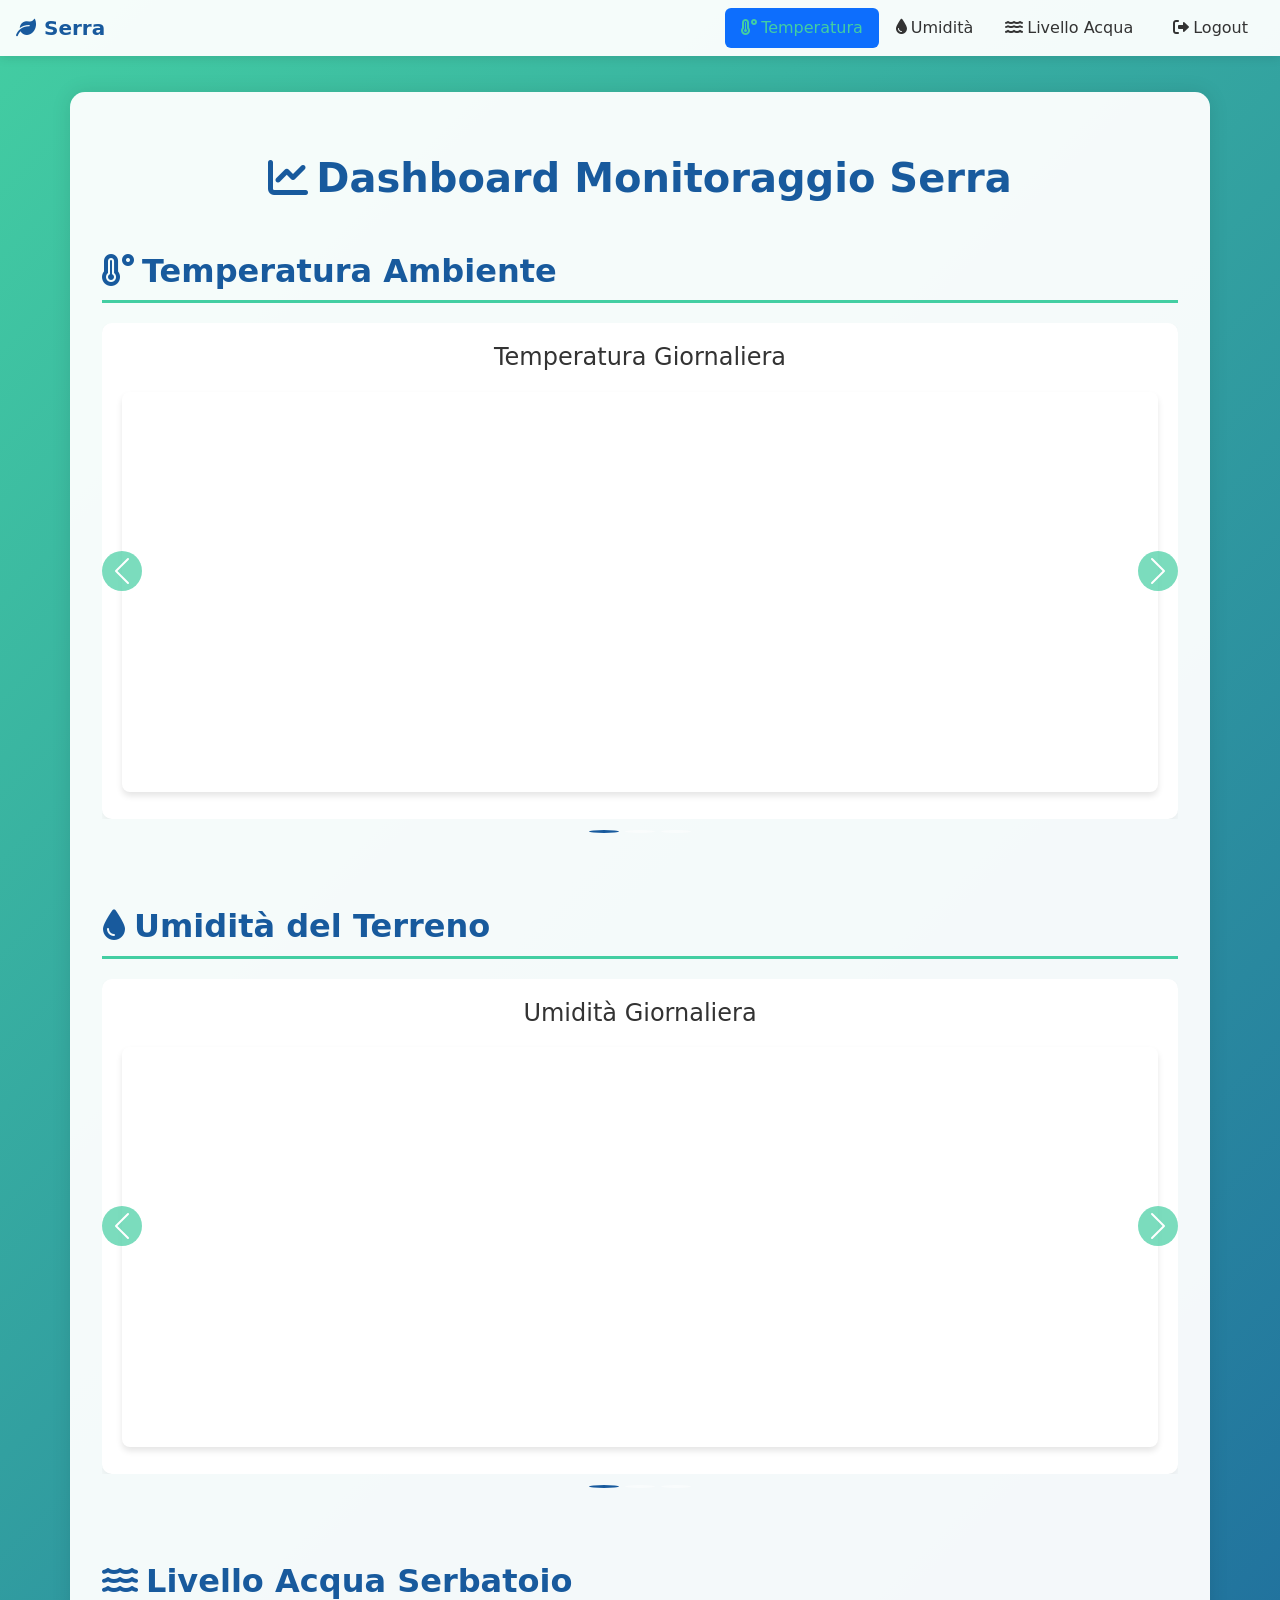
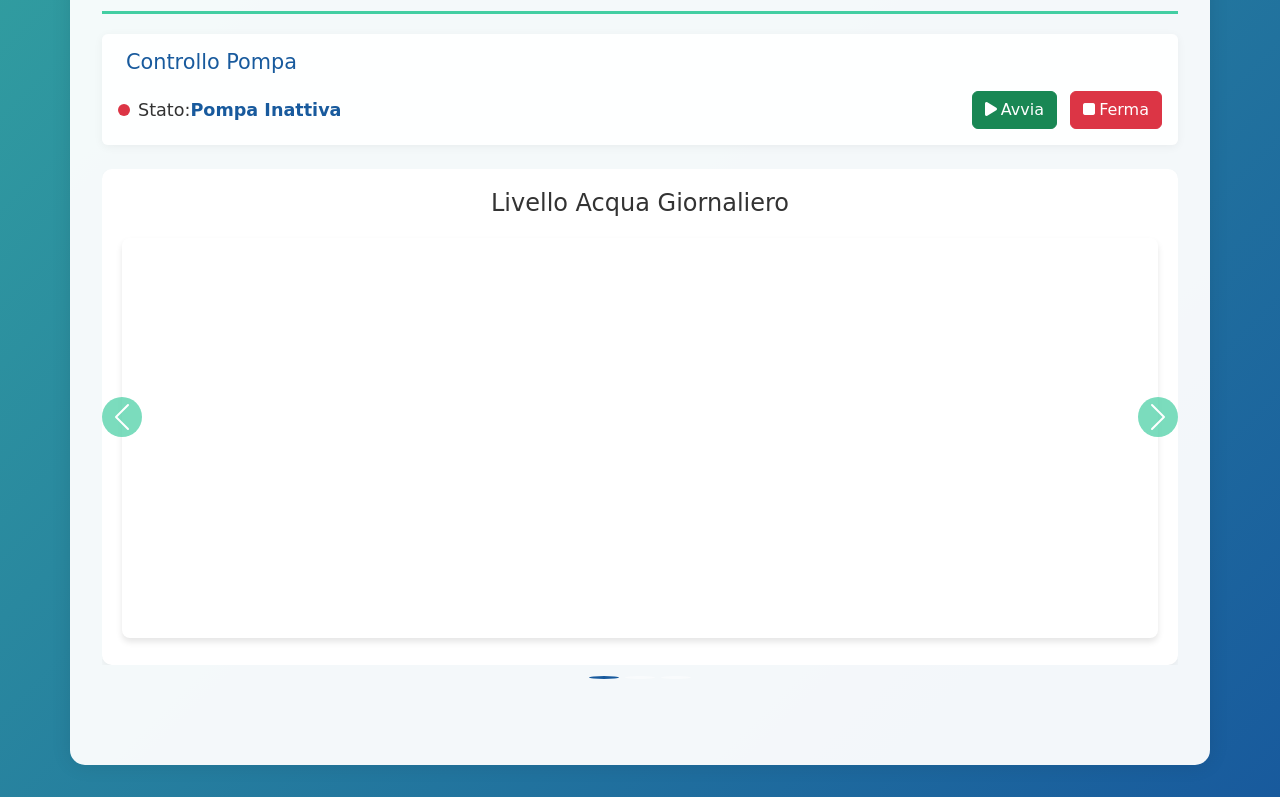
<file: dashborard-html-js-bootstrap/index.html>
<!DOCTYPE html>
<html lang="it">

<head>
    <meta charset="UTF-8">
    <meta name="viewport" content="width=device-width, initial-scale=1.0">
    <link href="https://cdn.jsdelivr.net/npm/bootstrap@5.3.2/dist/css/bootstrap.min.css" rel="stylesheet">
    <script src="https://cdn.jsdelivr.net/npm/bootstrap@5.3.3/dist/js/bootstrap.bundle.min.js"></script>
    <link rel="stylesheet" href="https://cdn.jsdelivr.net/npm/bootstrap-icons@1.11.3/font/bootstrap-icons.min.css">
    <link href="https://cdnjs.cloudflare.com/ajax/libs/font-awesome/6.0.0/css/all.min.css" rel="stylesheet">
    <link href="styles.css" rel="stylesheet">
    <title>Dashboard Serra</title>
</head>

<body data-bs-spy="scroll" data-bs-target="#navbar-example2" data-bs-offset="0" tabindex="0">
    <!-- navbar -->
    <nav id="navbar-example2" class="navbar px-3 mb-3 fixed-top">
        <a class="navbar-brand" href="#"><i class="fas fa-leaf me-2"></i>Serra</a>
        <ul class="nav nav-pills">
            <li class="nav-item">
                <a class="nav-link" href="#temperatura"><i class="fas fa-temperature-high me-1"></i>Temperatura</a>
            </li>
            <li class="nav-item">
                <a class="nav-link" href="#umidita"><i class="fas fa-tint me-1"></i>Umidità</a>
            </li>
            <li class="nav-item">
                <a class="nav-link" href="#acqua"><i class="fas fa-water me-1"></i>Livello Acqua</a>
            </li>
            <li class="nav-item ms-2">
                <a class="nav-link" href="login.html"><i class="fas fa-sign-out-alt me-1"></i>Logout</a>
            </li>
        </ul>
    </nav>
    
    <div class="container">
        <h1 class="dashboard-title"><i class="fas fa-chart-line me-2"></i>Dashboard Monitoraggio Serra</h1>
        
        <!-- Sezione Temperatura -->
        <section id="temperatura" class="mb-5">
            <h2 class="section-title"><i class="fas fa-temperature-high me-2"></i>Temperatura Ambiente</h2>
            <div id="temperaturaCarousel" class="carousel slide" data-bs-ride="carousel" data-bs-interval="10000">
                <div class="carousel-indicators">
                    <button type="button" data-bs-target="#temperaturaCarousel" data-bs-slide-to="0" class="active"></button>
                    <button type="button" data-bs-target="#temperaturaCarousel" data-bs-slide-to="1"></button>
                    <button type="button" data-bs-target="#temperaturaCarousel" data-bs-slide-to="2"></button>
                </div>

                <div class="carousel-inner">
                    <div class="carousel-item active">
                        <h3 class="panel-title">Temperatura Giornaliera</h3>
                        <iframe
                            src="http://localhost:3000/d-solo/1c1f173d-3be8-44f2-9260-d415bb383ba0/temperatura-ambiente?orgId=1&from=1704063600000&to=1704668400000&timezone=browser&panelId=1&__feature.dashboardSceneSolo"
                            class="grafana-panel"
                            title="Grafico Temperatura Giornaliera">
                        </iframe>
                    </div>
                    <div class="carousel-item">
                        <h3 class="panel-title">Temperatura Settimanale</h3>
                        <iframe
                            src="http://localhost:3000/d-solo/1c1f173d-3be8-44f2-9260-d415bb383ba0/temperatura-ambiente?orgId=1&from=1704063600000&to=1704668400000&timezone=browser&panelId=2&__feature.dashboardSceneSolo"
                            class="grafana-panel"
                            title="Grafico Temperatura Settimanale">
                        </iframe>
                    </div>
                    <div class="carousel-item">
                        <h3 class="panel-title">Temperatura Mensile</h3>
                        <iframe
                            src="http://localhost:3000/d-solo/1c1f173d-3be8-44f2-9260-d415bb383ba0/temperatura-ambiente?orgId=1&from=1704063600000&to=1704668400000&timezone=browser&panelId=3&__feature.dashboardSceneSolo"
                            class="grafana-panel"
                            title="Grafico Temperatura Mensile">
                        </iframe>
                    </div>
                </div>

                <button class="carousel-control-prev" type="button" data-bs-target="#temperaturaCarousel" data-bs-slide="prev">
                    <span class="carousel-control-prev-icon"></span>
                    <span class="visually-hidden">Precedente</span>
                </button>
                <button class="carousel-control-next" type="button" data-bs-target="#temperaturaCarousel" data-bs-slide="next">
                    <span class="carousel-control-next-icon"></span>
                    <span class="visually-hidden">Successivo</span>
                </button>
            </div>
        </section>

        <!-- Sezione Umidità -->
        <section id="umidita" class="mb-5">
            <h2 class="section-title"><i class="fas fa-tint me-2"></i>Umidità del Terreno</h2>
            <div id="umiditaCarousel" class="carousel slide" data-bs-ride="carousel" data-bs-interval="10000">
                <div class="carousel-indicators">
                    <button type="button" data-bs-target="#umiditaCarousel" data-bs-slide-to="0" class="active"></button>
                    <button type="button" data-bs-target="#umiditaCarousel" data-bs-slide-to="1"></button>
                    <button type="button" data-bs-target="#umiditaCarousel" data-bs-slide-to="2"></button>
                </div>

                <div class="carousel-inner">
                    <div class="carousel-item active">
                        <h3 class="panel-title">Umidità Giornaliera</h3>
                        <iframe
                            src="http://localhost:3000/d-solo/1c1f173d-3be8-44f2-9260-d415bb383ba0/umidita-terreno?orgId=1&from=1704063600000&to=1704668400000&timezone=browser&panelId=1&__feature.dashboardSceneSolo"
                            class="grafana-panel"
                            title="Grafico Umidità Giornaliera">
                        </iframe>
                    </div>
                    <div class="carousel-item">
                        <h3 class="panel-title">Umidità Settimanale</h3>
                        <iframe
                            src="http://localhost:3000/d-solo/1c1f173d-3be8-44f2-9260-d415bb383ba0/umidita-terreno?orgId=1&from=1704063600000&to=1704668400000&timezone=browser&panelId=2&__feature.dashboardSceneSolo"
                            class="grafana-panel"
                            title="Grafico Umidità Settimanale">
                        </iframe>
                    </div>
                    <div class="carousel-item">
                        <h3 class="panel-title">Umidità Mensile</h3>
                        <iframe
                            src="http://localhost:3000/d-solo/1c1f173d-3be8-44f2-9260-d415bb383ba0/umidita-terreno?orgId=1&from=1704063600000&to=1704668400000&timezone=browser&panelId=3&__feature.dashboardSceneSolo"
                            class="grafana-panel"
                            title="Grafico Umidità Mensile">
                        </iframe>
                    </div>
                </div>

                <button class="carousel-control-prev" type="button" data-bs-target="#umiditaCarousel" data-bs-slide="prev">
                    <span class="carousel-control-prev-icon"></span>
                    <span class="visually-hidden">Precedente</span>
                </button>
                <button class="carousel-control-next" type="button" data-bs-target="#umiditaCarousel" data-bs-slide="next">
                    <span class="carousel-control-next-icon"></span>
                    <span class="visually-hidden">Successivo</span>
                </button>
            </div>
        </section>

        <!-- Sezione Livello Acqua -->
        <section id="acqua" class="mb-5">
            <h2 class="section-title"><i class="fas fa-water me-2"></i>Livello Acqua Serbatoio</h2>
            
            <!-- Controlli Pompa -->
            <div class="pump-controls mb-4">
                <div class="card">
                    <div class="card-body">
                        <h3 class="card-title mb-3"><i class="fas fa-pump me-2"></i>Controllo Pompa</h3>
                        <div class="d-flex align-items-center justify-content-between">
                            <div class="pump-status">
                                <span id="pumpstat" class="status-indicator"></span>
                                <span class="status-text ms-2">Stato: </span>
                                <span id="stato" class="status-value">Pompa Inattiva</span>
                            </div>
                            <div class="pump-buttons">
                                <button onclick="attiva()" class="btn btn-success me-2" id="startPump">
                                    <i class="fas fa-play me-1"></i>Avvia
                                </button>
                                <button onclick="stop()" class="btn btn-danger" id="stopPump">
                                    <i class="fas fa-stop me-1"></i>Ferma
                                </button>
                            </div>
                        </div>
                    </div>
                </div>
            </div>

            <div id="acquaCarousel" class="carousel slide" data-bs-ride="carousel" data-bs-interval="10000">
                <div class="carousel-indicators">
                    <button type="button" data-bs-target="#acquaCarousel" data-bs-slide-to="0" class="active"></button>
                    <button type="button" data-bs-target="#acquaCarousel" data-bs-slide-to="1"></button>
                    <button type="button" data-bs-target="#acquaCarousel" data-bs-slide-to="2"></button>
                </div>

                <div class="carousel-inner">
                    <div class="carousel-item active">
                        <h3 class="panel-title">Livello Acqua Giornaliero</h3>
                        <iframe
                            src="http://localhost:3000/d-solo/1c1f173d-3be8-44f2-9260-d415bb383ba0/livello-acqua?orgId=1&from=1704063600000&to=1704668400000&timezone=browser&panelId=1&__feature.dashboardSceneSolo"
                            class="grafana-panel"
                            title="Grafico Livello Acqua Giornaliero">
                        </iframe>
                    </div>
                    <div class="carousel-item">
                        <h3 class="panel-title">Livello Acqua Settimanale</h3>
                        <iframe
                            src="http://localhost:3000/d-solo/1c1f173d-3be8-44f2-9260-d415bb383ba0/livello-acqua?orgId=1&from=1704063600000&to=1704668400000&timezone=browser&panelId=2&__feature.dashboardSceneSolo"
                            class="grafana-panel"
                            title="Grafico Livello Acqua Settimanale">
                        </iframe>
                    </div>
                    <div class="carousel-item">
                        <h3 class="panel-title">Livello Acqua Mensile</h3>
                        <iframe
                            src="http://localhost:3000/d-solo/1c1f173d-3be8-44f2-9260-d415bb383ba0/livello-acqua?orgId=1&from=1704063600000&to=1704668400000&timezone=browser&panelId=3&__feature.dashboardSceneSolo"
                            class="grafana-panel"
                            title="Grafico Livello Acqua Mensile">
                        </iframe>
                    </div>
                </div>

                <button class="carousel-control-prev" type="button" data-bs-target="#acquaCarousel" data-bs-slide="prev">
                    <span class="carousel-control-prev-icon"></span>
                    <span class="visually-hidden">Precedente</span>
                </button>
                <button class="carousel-control-next" type="button" data-bs-target="#acquaCarousel" data-bs-slide="next">
                    <span class="carousel-control-next-icon"></span>
                    <span class="visually-hidden">Successivo</span>
                </button>
            </div>
        </section>
    </div>

    
<!-- ------------------------------------------------- -->


    <!-- Scripts -->
    <script src="https://cdn.jsdelivr.net/npm/bootstrap@5.3.2/dist/js/bootstrap.bundle.min.js"></script>
    <script>
        const socket = new WebSocket("ws://localhost:1880/ws/pulsante");

    socket.onopen = function() {
      console.log("WebSocket connesso");
    };

    socket.onmessage = function(event) {
      try {
        const msg = JSON.parse(event.data);
        const payload = msg.payload;
        const div = document.getElementById("stato");
        div.innerText = payload;

        // Controlla direttamente il valore del payload ricevuto
        if (payload === "Pompa In Spegnimento") {
          PompaInattiva();
        }else if (payload === "Pompa In Attivazione") {
          PompaAttiva();
        }
      } catch (e) {
        console.error("Errore parsing JSON:", e);
      }
    };

    function PompaAttiva() {
        document.getElementById("pumpstat").style.backgroundColor = "#FFDE21";
        setTimeout(() => {
        document.getElementById("stato").innerText = "Pompa Attiva";
        document.getElementById("pumpstat").style.backgroundColor = "#198754";
    }, 5000);
    }

    function PompaInattiva() {
        document.getElementById("pumpstat").style.backgroundColor = "#FFDE21";
        setTimeout(() => {
        document.getElementById("stato").innerText = "Pompa Inattiva";
        document.getElementById("pumpstat").style.backgroundColor = "#dc3545";
    }, 5000);
    }

    socket.onerror = function(error) {
      console.error("Errore WebSocket:", error);
    };

    function attiva() {
        const statoAttuale = document.getElementById("stato").innerText;
        if (statoAttuale === "Pompa Attiva" || statoAttuale === "Pompa In Attivazione") {
            alert("La pompa è già attiva o in attivazione!");
            return;
        }
      if (socket.readyState === WebSocket.OPEN) {
        socket.send("attiva");
      } else {
        alert("WebSocket non connesso!");
      }
    }

    function stop() {
        const statoAttuale = document.getElementById("stato").innerText;
        if (statoAttuale === "Pompa Inattiva" || statoAttuale === "Pompa In Spegnimento") {
            alert("La pompa è già inattiva o in spegnimento!");
            return;
        }
      if (socket.readyState === WebSocket.OPEN) {
        socket.send("stop");
      } else {
        alert("WebSocket non connesso!");
      }
    }
    </script>
</body>
</html>
</file>
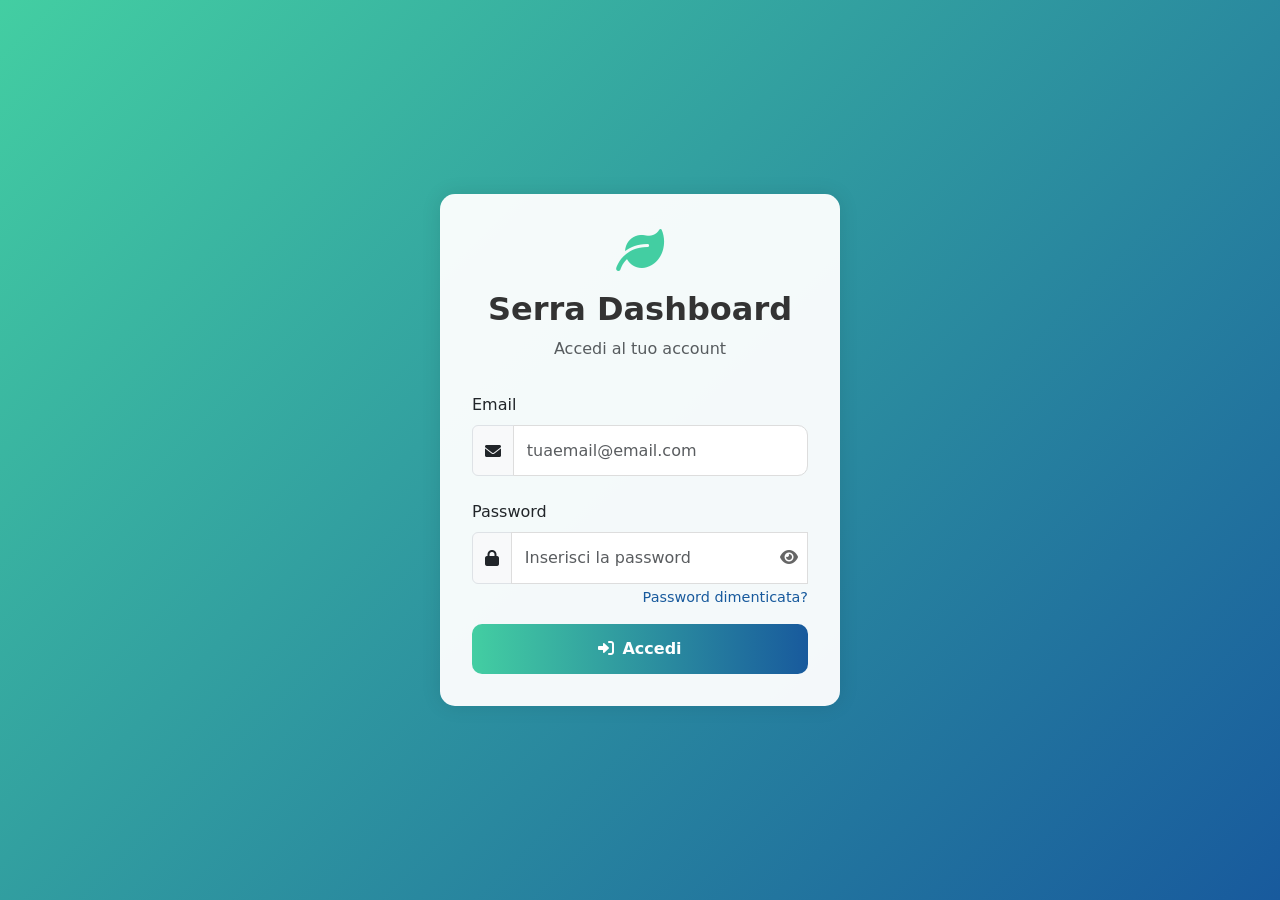
<file: dashborard-html-js-bootstrap/login.html>
<!DOCTYPE html>
<html lang="it">
<head>
  <meta charset="UTF-8">
  <meta name="viewport" content="width=device-width, initial-scale=1">
  <title>Login - Serra Dashboard</title>
  <link href="https://cdn.jsdelivr.net/npm/bootstrap@5.3.0/dist/css/bootstrap.min.css" rel="stylesheet">
  <link href="https://cdnjs.cloudflare.com/ajax/libs/font-awesome/6.0.0/css/all.min.css" rel="stylesheet">
  <style>
    body {
      background: linear-gradient(135deg, #43cea2 0%, #185a9d 100%);
      height: 100vh;
      display: flex;
      align-items: center;
      justify-content: center;
    }
    .login-container {
      background: rgba(255, 255, 255, 0.95);
      padding: 2rem;
      border-radius: 15px;
      box-shadow: 0 0 20px rgba(0, 0, 0, 0.1);
      max-width: 400px;
      width: 90%;
    }
    .login-header {
      text-align: center;
      margin-bottom: 2rem;
    }
    .login-header i {
      font-size: 3rem;
      color: #43cea2;
      margin-bottom: 1rem;
    }
    .login-header h2 {
      color: #333;
      font-weight: 600;
    }
    .form-control {
      border-radius: 10px;
      padding: 0.8rem;
      border: 1px solid #ddd;
      transition: all 0.3s;
    }
    .form-control:focus {
      border-color: #43cea2;
      box-shadow: 0 0 0 0.2rem rgba(67, 206, 162, 0.25);
    }
    .btn-login {
      background: linear-gradient(to right, #43cea2, #185a9d);
      border: none;
      padding: 0.8rem;
      border-radius: 10px;
      font-weight: 600;
      transition: all 0.3s;
    }
    .btn-login:hover {
      transform: translateY(-2px);
      box-shadow: 0 5px 15px rgba(0, 0, 0, 0.2);
    }
    .password-container {
      position: relative;
    }
    .password-toggle {
      position: absolute;
      right: 10px;
      top: 50%;
      transform: translateY(-50%);
      cursor: pointer;
      color: #666;
    }
    .forgot-password {
      text-align: right;
      margin-top: -15px;
      margin-bottom: 15px;
    }
    .forgot-password a {
      color: #185a9d;
      text-decoration: none;
      font-size: 0.9rem;
    }
    .forgot-password a:hover {
      color: #43cea2;
    }
  </style>
</head>
<body>
  <div class="login-container">
    <div class="login-header">
      <i class="fas fa-leaf"></i>
      <h2>Serra Dashboard</h2>
      <p class="text-muted">Accedi al tuo account</p>
    </div>
    <form id="loginForm">
      <div class="mb-4">
        <label for="email" class="form-label">Email</label>
        <div class="input-group">
          <span class="input-group-text"><i class="fas fa-envelope"></i></span>
          <input type="email" class="form-control" id="email" placeholder="tuaemail@email.com" required>
        </div>
      </div>
      <div class="mb-3">
        <label for="password" class="form-label">Password</label>
        <div class="password-container">
          <div class="input-group">
            <span class="input-group-text"><i class="fas fa-lock"></i></span>
            <input type="password" class="form-control" id="password" placeholder="Inserisci la password" required>
            <span class="password-toggle" onclick="togglePassword()">
              <i class="fas fa-eye"></i>
            </span>
          </div>
        </div>
      </div>
      <div class="forgot-password">
        <a href="#">Password dimenticata?</a>
      </div>
      <button type="submit" class="btn btn-primary btn-login w-100">
        <i class="fas fa-sign-in-alt me-2"></i>Accedi
      </button>
    </form>
  </div>

  <!-- Bootstrap JS + Popper -->
  <script src="https://cdn.jsdelivr.net/npm/@popperjs/core@2.11.8/dist/umd/popper.min.js" crossorigin="anonymous"></script>
  <script src="https://cdn.jsdelivr.net/npm/bootstrap@5.3.0/dist/js/bootstrap.min.js" crossorigin="anonymous"></script>
  <script>
    function togglePassword() {
      const passwordInput = document.getElementById('password');
      const icon = document.querySelector('.password-toggle i');
      
      if (passwordInput.type === 'password') {
        passwordInput.type = 'text';
        icon.classList.remove('fa-eye');
        icon.classList.add('fa-eye-slash');
      } else {
        passwordInput.type = 'password';
        icon.classList.remove('fa-eye-slash');
        icon.classList.add('fa-eye');
      }
    }

    document.getElementById('loginForm').addEventListener('submit', function(e) {
      e.preventDefault();
      // Qui puoi aggiungere la logica di login
    });
  </script>
</body>
</html>
</file>
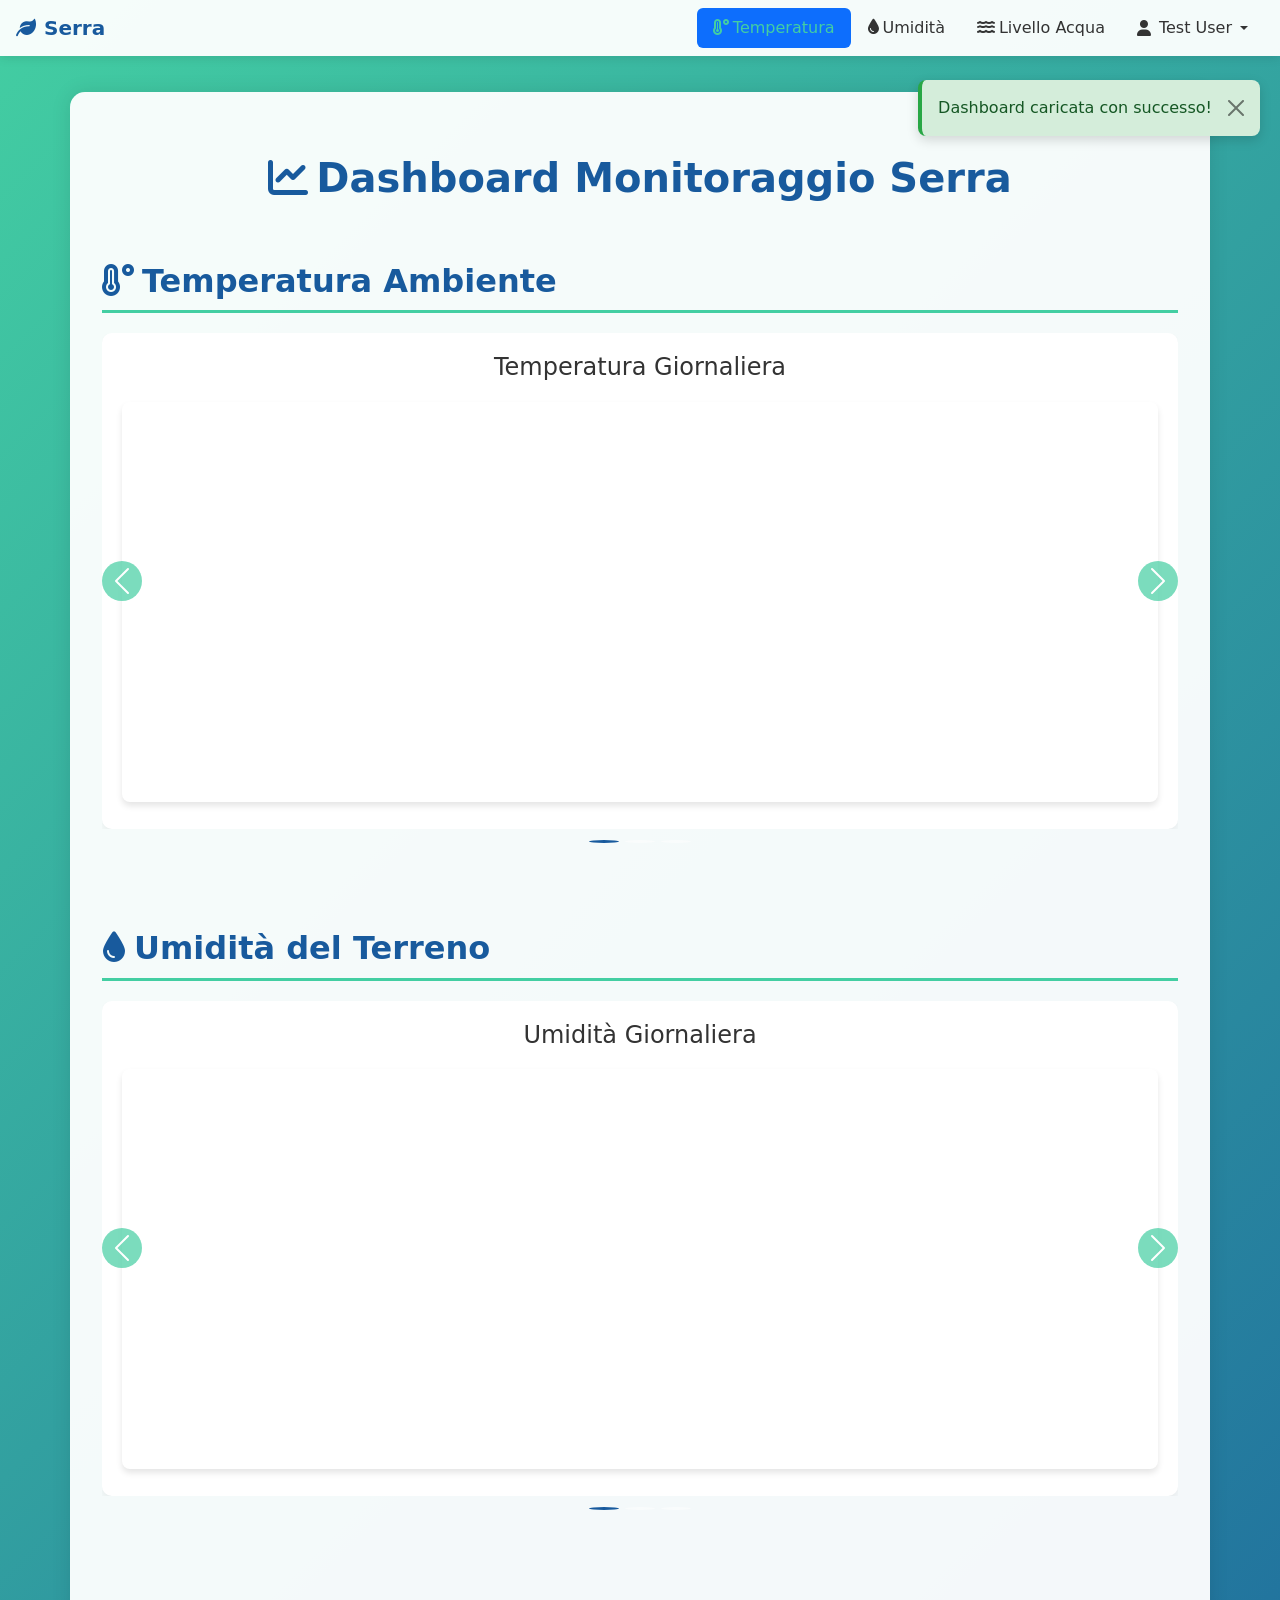
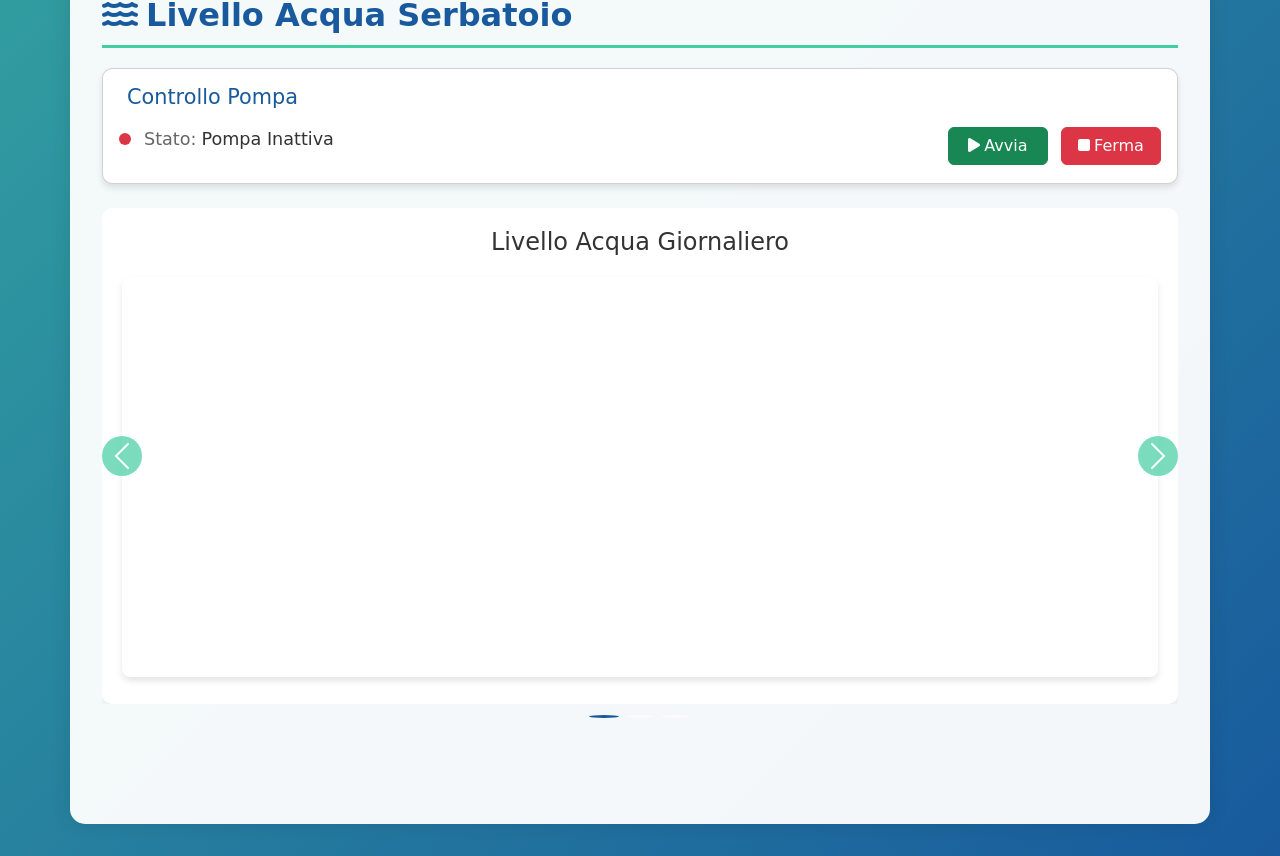
<file: WebViewGrafana/app/src/main/assets/dashboard.html>
<!DOCTYPE html>
<html lang="it">

<head>
    <meta charset="UTF-8">
    <meta name="viewport" content="width=device-width, initial-scale=1.0">
    <link href="https://cdn.jsdelivr.net/npm/bootstrap@5.3.2/dist/css/bootstrap.min.css" rel="stylesheet">
    <script src="https://cdn.jsdelivr.net/npm/bootstrap@5.3.3/dist/js/bootstrap.bundle.min.js"></script>
    <link rel="stylesheet" href="https://cdn.jsdelivr.net/npm/bootstrap-icons@1.11.3/font/bootstrap-icons.min.css">
    <link href="https://cdnjs.cloudflare.com/ajax/libs/font-awesome/6.0.0/css/all.min.css" rel="stylesheet">
    <link href="styles.css" rel="stylesheet">
    <title>Dashboard Serra</title>
</head>

<body data-bs-spy="scroll" data-bs-target="#navbar-example2" data-bs-offset="0" tabindex="0">
    <!-- navbar -->
    <nav id="navbar-example2" class="navbar px-3 mb-3 fixed-top">
        <a class="navbar-brand" href="#"><i class="fas fa-leaf me-2"></i>Serra</a>
        <ul class="nav nav-pills">
            <li class="nav-item">
                <a class="nav-link" href="#temperatura"><i class="fas fa-temperature-high me-1"></i>Temperatura</a>
            </li>
            <li class="nav-item">
                <a class="nav-link" href="#umidita"><i class="fas fa-tint me-1"></i>Umidità</a>
            </li>
            <li class="nav-item">
                <a class="nav-link" href="#acqua"><i class="fas fa-water me-1"></i>Livello Acqua</a>
            </li>
            <li class="nav-item dropdown">
                <a class="nav-link dropdown-toggle" href="#" id="userDropdown" role="button" data-bs-toggle="dropdown" aria-expanded="false">
                    <i class="fas fa-user me-1"></i><span id="currentUser">Utente</span>
                </a>
                <ul class="dropdown-menu" aria-labelledby="userDropdown">
                    <li><a class="dropdown-item" href="#" onclick="showUserInfo()">
                        <i class="fas fa-info-circle me-2"></i>Info Account
                    </a></li>
                    <li><hr class="dropdown-divider"></li>
                    <li><a class="dropdown-item" href="#" onclick="logout()">
                        <i class="fas fa-sign-out-alt me-2"></i>Logout
                    </a></li>
                </ul>
            </li>
        </ul>
    </nav>
    
    <div class="container">
        <h1 class="dashboard-title"><i class="fas fa-chart-line me-2"></i>Dashboard Monitoraggio Serra</h1>
        
        <!-- Sezione Temperatura -->
        <section id="temperatura" class="mb-5">
            <h2 class="section-title"><i class="fas fa-temperature-high me-2"></i>Temperatura Ambiente</h2>
            <div id="temperaturaCarousel" class="carousel slide" data-bs-ride="carousel" data-bs-interval="10000">
                <div class="carousel-indicators">
                    <button type="button" data-bs-target="#temperaturaCarousel" data-bs-slide-to="0" class="active"></button>
                    <button type="button" data-bs-target="#temperaturaCarousel" data-bs-slide-to="1"></button>
                    <button type="button" data-bs-target="#temperaturaCarousel" data-bs-slide-to="2"></button>
                </div>

                <div class="carousel-inner">
                    <div class="carousel-item active">
                        <h3 class="panel-title">Temperatura Giornaliera</h3>
                        <iframe
                            src="http://10.0.2.2:3000/d-solo/1c1f173d-3be8-44f2-9260-d415bb383ba0/temperatura-ambiente?orgId=1&from=1704063600000&to=1704668400000&timezone=browser&panelId=1"
                            class="grafana-panel"
                            title="Grafico Temperatura Giornaliera">
                        </iframe>
                    </div>
                    <div class="carousel-item">
                        <h3 class="panel-title">Temperatura Settimanale</h3>
                        <iframe
                            src="http://10.0.2.2:3000/d-solo/1c1f173d-3be8-44f2-9260-d415bb383ba0/temperatura-ambiente?orgId=1&from=1704063600000&to=1704668400000&timezone=browser&panelId=2"
                            class="grafana-panel"
                            title="Grafico Temperatura Settimanale">
                        </iframe>
                    </div>
                    <div class="carousel-item">
                        <h3 class="panel-title">Temperatura Mensile</h3>
                        <iframe
                            src="http://10.0.2.2:3000/d-solo/1c1f173d-3be8-44f2-9260-d415bb383ba0/temperatura-ambiente?orgId=1&from=1704063600000&to=1704668400000&timezone=browser&panelId=3"
                            class="grafana-panel"
                            title="Grafico Temperatura Mensile">
                        </iframe>
                    </div>
                </div>

                <button class="carousel-control-prev" type="button" data-bs-target="#temperaturaCarousel" data-bs-slide="prev">
                    <span class="carousel-control-prev-icon"></span>
                    <span class="visually-hidden">Precedente</span>
                </button>
                <button class="carousel-control-next" type="button" data-bs-target="#temperaturaCarousel" data-bs-slide="next">
                    <span class="carousel-control-next-icon"></span>
                    <span class="visually-hidden">Successivo</span>
                </button>
            </div>
        </section>

        <!-- Sezione Umidità -->
        <section id="umidita" class="mb-5">
            <h2 class="section-title"><i class="fas fa-tint me-2"></i>Umidità del Terreno</h2>
            <div id="umiditaCarousel" class="carousel slide" data-bs-ride="carousel" data-bs-interval="10000">
                <div class="carousel-indicators">
                    <button type="button" data-bs-target="#umiditaCarousel" data-bs-slide-to="0" class="active"></button>
                    <button type="button" data-bs-target="#umiditaCarousel" data-bs-slide-to="1"></button>
                    <button type="button" data-bs-target="#umiditaCarousel" data-bs-slide-to="2"></button>
                </div>

                <div class="carousel-inner">
                    <div class="carousel-item active">
                        <h3 class="panel-title">Umidità Giornaliera</h3>
                        <iframe
                            src="http://10.0.2.2:3000/d-solo/1c1f173d-3be8-44f2-9260-d415bb383ba0/umidita-terreno?orgId=1&from=1704063600000&to=1704668400000&timezone=browser&panelId=1"
                            class="grafana-panel"
                            title="Grafico Umidità Giornaliera">
                        </iframe>
                    </div>
                    <div class="carousel-item">
                        <h3 class="panel-title">Umidità Settimanale</h3>
                        <iframe
                            src="http://10.0.2.2:3000/d-solo/1c1f173d-3be8-44f2-9260-d415bb383ba0/umidita-terreno?orgId=1&from=1704063600000&to=1704668400000&timezone=browser&panelId=2"
                            class="grafana-panel"
                            title="Grafico Umidità Settimanale">
                        </iframe>
                    </div>
                    <div class="carousel-item">
                        <h3 class="panel-title">Umidità Mensile</h3>
                        <iframe
                            src="http://10.0.2.2:3000/d-solo/1c1f173d-3be8-44f2-9260-d415bb383ba0/umidita-terreno?orgId=1&from=1704063600000&to=1704668400000&timezone=browser&panelId=3"
                            class="grafana-panel"
                            title="Grafico Umidità Mensile">
                        </iframe>
                    </div>
                </div>

                <button class="carousel-control-prev" type="button" data-bs-target="#umiditaCarousel" data-bs-slide="prev">
                    <span class="carousel-control-prev-icon"></span>
                    <span class="visually-hidden">Precedente</span>
                </button>
                <button class="carousel-control-next" type="button" data-bs-target="#umiditaCarousel" data-bs-slide="next">
                    <span class="carousel-control-next-icon"></span>
                    <span class="visually-hidden">Successivo</span>
                </button>
            </div>
        </section>

        <!-- Sezione Livello Acqua -->
        <section id="acqua" class="mb-5">
            <h2 class="section-title"><i class="fas fa-water me-2"></i>Livello Acqua Serbatoio</h2>
            
            <!-- Controlli Pompa -->
            <div class="pump-controls mb-4">
                <div class="card">
                    <div class="card-body">
                        <h3 class="card-title mb-3"><i class="fas fa-pump me-2"></i>Controllo Pompa</h3>
                        <div class="d-flex align-items-center justify-content-between">
                            <div class="pump-status">
                                <span id="pumpstat" class="status-indicator"></span>
                                <span class="status-text ms-2">Stato: </span>
                                <span id="stato" class="status-value">Pompa Inattiva</span>
                            </div>
                            <div class="pump-buttons">
                                <button onclick="Android.attivaPompa()" class="btn btn-success me-2" id="startPump">
                                    <i class="fas fa-play me-1"></i>Avvia
                                </button>
                                <button onclick="Android.stopPompa()" class="btn btn-danger" id="stopPump">
                                    <i class="fas fa-stop me-1"></i>Ferma
                                </button>
                            </div>
                        </div>
                    </div>
                </div>
            </div>

            <div id="acquaCarousel" class="carousel slide" data-bs-ride="carousel" data-bs-interval="10000">
                <div class="carousel-indicators">
                    <button type="button" data-bs-target="#acquaCarousel" data-bs-slide-to="0" class="active"></button>
                    <button type="button" data-bs-target="#acquaCarousel" data-bs-slide-to="1"></button>
                    <button type="button" data-bs-target="#acquaCarousel" data-bs-slide-to="2"></button>
                </div>

                <div class="carousel-inner">
                    <div class="carousel-item active">
                        <h3 class="panel-title">Livello Acqua Giornaliero</h3>
                        <iframe
                            src="http://10.0.2.2:3000/d-solo/1c1f173d-3be8-44f2-9260-d415bb383ba0/livello-acqua?orgId=1&from=1704063600000&to=1704668400000&timezone=browser&panelId=1"
                            class="grafana-panel"
                            title="Grafico Livello Acqua Giornaliero">
                        </iframe>
                    </div>
                    <div class="carousel-item">
                        <h3 class="panel-title">Livello Acqua Settimanale</h3>
                        <iframe
                            src="http://10.0.2.2:3000/d-solo/1c1f173d-3be8-44f2-9260-d415bb383ba0/livello-acqua?orgId=1&from=1704063600000&to=1704668400000&timezone=browser&panelId=2"
                            class="grafana-panel"
                            title="Grafico Livello Acqua Settimanale">
                        </iframe>
                    </div>
                    <div class="carousel-item">
                        <h3 class="panel-title">Livello Acqua Mensile</h3>
                        <iframe
                            src="http://10.0.2.2:3000/d-solo/1c1f173d-3be8-44f2-9260-d415bb383ba0/livello-acqua?orgId=1&from=1704063600000&to=1704668400000&timezone=browser&panelId=3"
                            class="grafana-panel"
                            title="Grafico Livello Acqua Mensile">
                        </iframe>
                    </div>
                </div>

                <button class="carousel-control-prev" type="button" data-bs-target="#acquaCarousel" data-bs-slide="prev">
                    <span class="carousel-control-prev-icon"></span>
                    <span class="visually-hidden">Precedente</span>
                </button>
                <button class="carousel-control-next" type="button" data-bs-target="#acquaCarousel" data-bs-slide="next">
                    <span class="carousel-control-next-icon"></span>
                    <span class="visually-hidden">Successivo</span>
                </button>
            </div>
        </section>
    </div>

    <script>
        // ===== FUNZIONI CONTROLLO POMPA =====
        // Funzione per aggiornare lo stato della pompa
        function updatePumpStatus(isActive) {
            const statusIndicator = document.getElementById('pumpstat');
            const statusText = document.getElementById('stato');
            
            if (isActive) {
                statusIndicator.classList.add('active');
                statusText.textContent = 'Pompa Attiva';
            } else {
                statusIndicator.classList.remove('active');
                statusText.textContent = 'Pompa Inattiva';
            }
        }
        
        // ===== FUNZIONI GESTIONE UTENTE =====
        // Funzione per effettuare il logout
        function logout() {
            if (confirm('Sei sicuro di voler uscire?')) {
                // Chiama la funzione Android per il logout
                if (typeof Android !== 'undefined' && Android.logout) {
                    Android.logout();
                } else {
                    // Fallback per test
                    window.location.href = 'login.html';
                }
            }
        }
        
        // Funzione per mostrare info utente
        function showUserInfo() {
            let userInfo = 'Utente non identificato';
            
            if (typeof Android !== 'undefined' && Android.getCurrentUser) {
                const currentUser = Android.getCurrentUser();
                if (currentUser) {
                    userInfo = `Utente: ${currentUser}`;
                }
            }
            
            alert(userInfo);
        }
        
        // Funzione per caricare info utente nella navbar
        function loadUserInfo() {
            const userElement = document.getElementById('currentUser');
            
            if (typeof Android !== 'undefined' && Android.getCurrentUser) {
                const currentUser = Android.getCurrentUser();
                if (currentUser) {
                    // Estrai solo la parte prima della @
                    const userName = currentUser.split('@')[0];
                    userElement.textContent = userName.charAt(0).toUpperCase() + userName.slice(1);
                } else {
                    userElement.textContent = 'Utente';
                }
            } else {
                userElement.textContent = 'Test User';
            }
        }
        
        // Funzione per verificare se l'utente è loggato
        function checkAuthStatus() {
            if (typeof Android !== 'undefined' && Android.isUserLoggedIn) {
                const isLoggedIn = Android.isUserLoggedIn();
                if (!isLoggedIn) {
                    // Redirect al login se non loggato
                    window.location.href = 'login.html';
                }
            }
        }
        
        // ===== FUNZIONI UTILITÀ =====
        // Funzione per mostrare notifiche
        function showNotification(message, type = 'info') {
            // Crea un elemento di notifica
            const notification = document.createElement('div');
            notification.className = `alert alert-${type} alert-dismissible fade show position-fixed`;
            notification.style.cssText = `
                top: 80px;
                right: 20px;
                z-index: 1060;
                min-width: 300px;
            `;
            notification.innerHTML = `
                ${message}
                <button type="button" class="btn-close" data-bs-dismiss="alert"></button>
            `;
            
            document.body.appendChild(notification);
            
            // Rimuovi automaticamente dopo 5 secondi
            setTimeout(() => {
                if (notification.parentNode) {
                    notification.parentNode.removeChild(notification);
                }
            }, 5000);
        }
        
        // Funzione per aggiornare l'ora dell'ultimo aggiornamento
        function updateLastRefresh() {
            const now = new Date();
            const timeString = now.toLocaleTimeString('it-IT');
            console.log(`Dashboard aggiornata alle: ${timeString}`);
        }
        
        // ===== INIZIALIZZAZIONE =====
        // Funzione di inizializzazione al caricamento della pagina
        document.addEventListener('DOMContentLoaded', function() {
            // Controlla lo stato di autenticazione
            checkAuthStatus();
            
            // Carica le informazioni utente
            loadUserInfo();
            
            // Aggiorna l'ora dell'ultimo refresh
            updateLastRefresh();
            
            // Mostra notifica di benvenuto
            setTimeout(() => {
                showNotification('Dashboard caricata con successo!', 'success');
            }, 1000);
            
            // Aggiorna ogni 30 secondi l'ora dell'ultimo refresh
            setInterval(updateLastRefresh, 30000);
        });
        
        // ===== GESTIONE ERRORI =====
        // Gestione errori per iframe Grafana
        window.addEventListener('error', function(e) {
            console.error('Errore nella dashboard:', e.error);
            showNotification('Errore nel caricamento di alcuni grafici. Riprova più tardi.', 'warning');
        });
        
        // Gestione delle notifiche da Android
        function onAndroidNotification(message, type = 'info') {
            showNotification(message, type);
        }
        
        // Callback per stato pompa da Android
        function onPumpStatusUpdate(isActive, message) {
            updatePumpStatus(isActive);
            if (message) {
                showNotification(message, isActive ? 'success' : 'info');
            }
        }
    </script>
</body>
</html>
</file>
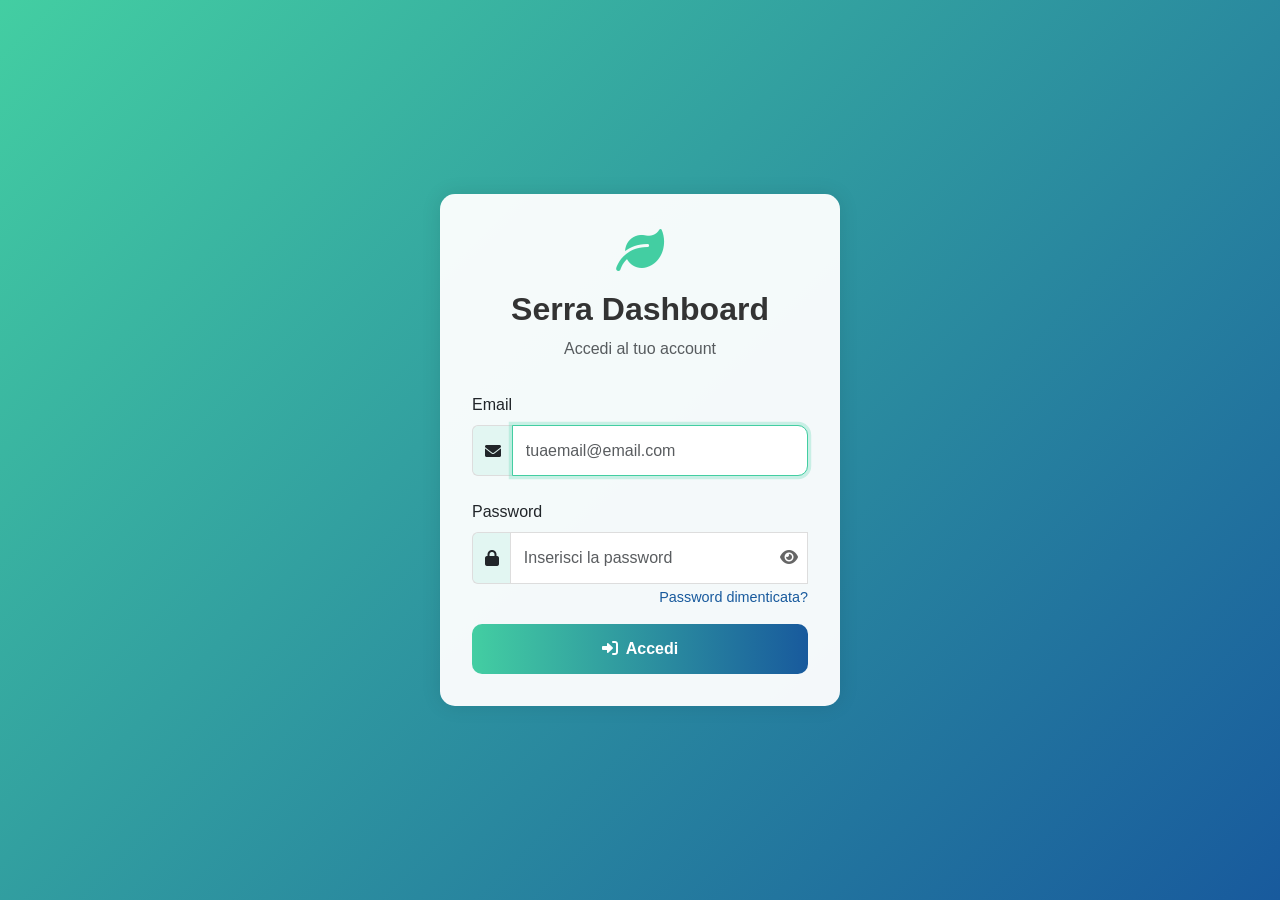
<file: WebViewGrafana/app/src/main/assets/login.html>
<!DOCTYPE html>
<html lang="it">
<head>
  <meta charset="UTF-8">
  <meta name="viewport" content="width=device-width, initial-scale=1">
  <title>Login - Serra Dashboard</title>
  <link href="https://cdn.jsdelivr.net/npm/bootstrap@5.3.0/dist/css/bootstrap.min.css" rel="stylesheet">
  <link href="https://cdnjs.cloudflare.com/ajax/libs/font-awesome/6.0.0/css/all.min.css" rel="stylesheet">
  <style>
    body {
      background: linear-gradient(135deg, #43cea2 0%, #185a9d 100%);
      height: 100vh;
      display: flex;
      align-items: center;
      justify-content: center;
      font-family: -apple-system, BlinkMacSystemFont, 'Segoe UI', Roboto, sans-serif;
    }
    .login-container {
      background: rgba(255, 255, 255, 0.95);
      padding: 2rem;
      border-radius: 15px;
      box-shadow: 0 0 20px rgba(0, 0, 0, 0.1);
      max-width: 400px;
      width: 90%;
    }
    .login-header {
      text-align: center;
      margin-bottom: 2rem;
    }
    .login-header i {
      font-size: 3rem;
      color: #43cea2;
      margin-bottom: 1rem;
    }
    .login-header h2 {
      color: #333;
      font-weight: 600;
    }
    .form-control {
      border-radius: 10px;
      padding: 0.8rem;
      border: 1px solid #ddd;
      transition: all 0.3s;
    }
    .form-control:focus {
      border-color: #43cea2;
      box-shadow: 0 0 0 0.2rem rgba(67, 206, 162, 0.25);
    }
    .btn-login {
      background: linear-gradient(to right, #43cea2, #185a9d);
      border: none;
      padding: 0.8rem;
      border-radius: 10px;
      font-weight: 600;
      transition: all 0.3s;
    }
    .btn-login:hover {
      transform: translateY(-2px);
      box-shadow: 0 5px 15px rgba(0, 0, 0, 0.2);
    }
    .btn-login:disabled {
      opacity: 0.6;
      cursor: not-allowed;
      transform: none;
    }
    .password-container {
      position: relative;
    }
    .password-toggle {
      position: absolute;
      right: 10px;
      top: 50%;
      transform: translateY(-50%);
      cursor: pointer;
      color: #666;
      z-index: 10;
    }
    .forgot-password {
      text-align: right;
      margin-top: -15px;
      margin-bottom: 15px;
    }
    .forgot-password a {
      color: #185a9d;
      text-decoration: none;
      font-size: 0.9rem;
    }
    .forgot-password a:hover {
      color: #43cea2;
    }
    .alert {
      border-radius: 10px;
      margin-bottom: 1rem;
    }
    .loading-spinner {
      display: none;
      margin-right: 0.5rem;
    }
    .input-group-text {
      background: rgba(67, 206, 162, 0.1);
      border: 1px solid #ddd;
      border-right: none;
    }
    .form-control.is-invalid {
      border-color: #dc3545;
    }
    .form-control.is-valid {
      border-color: #28a745;
    }
  </style>
</head>
<body>
  <div class="login-container">
    <div class="login-header">
      <i class="fas fa-leaf"></i>
      <h2>Serra Dashboard</h2>
      <p class="text-muted">Accedi al tuo account</p>
    </div>
    
    <!-- Area per messaggi di errore/successo -->
    <div id="messageArea"></div>
    
    <form id="loginForm">
      <div class="mb-4">
        <label for="email" class="form-label">Email</label>
        <div class="input-group">
          <span class="input-group-text"><i class="fas fa-envelope"></i></span>
          <input type="email" class="form-control" id="email" placeholder="tuaemail@email.com" required>
        </div>
        <div class="invalid-feedback" id="emailError"></div>
      </div>
      
      <div class="mb-3">
        <label for="password" class="form-label">Password</label>
        <div class="password-container">
          <div class="input-group">
            <span class="input-group-text"><i class="fas fa-lock"></i></span>
            <input type="password" class="form-control" id="password" placeholder="Inserisci la password" required>
            <span class="password-toggle" onclick="togglePassword()">
              <i class="fas fa-eye"></i>
            </span>
          </div>
        </div>
        <div class="invalid-feedback" id="passwordError"></div>
      </div>
      
      <div class="forgot-password">
        <a href="#" onclick="forgotPassword()">Password dimenticata?</a>
      </div>
      
      <button type="submit" class="btn btn-primary btn-login w-100" id="loginButton">
        <span class="loading-spinner">
          <i class="fas fa-spinner fa-spin"></i>
        </span>
        <i class="fas fa-sign-in-alt me-2"></i>Accedi
      </button>
    </form>
  </div>

  <!-- Bootstrap JS + Popper -->
  <script src="https://cdn.jsdelivr.net/npm/@popperjs/core@2.11.8/dist/umd/popper.min.js" crossorigin="anonymous"></script>
  <script src="https://cdn.jsdelivr.net/npm/bootstrap@5.3.0/dist/js/bootstrap.min.js" crossorigin="anonymous"></script>
  
  <script>
    // Variabili globali
    let isLoading = false;
    
    // Funzione per mostrare/nascondere la password
    function togglePassword() {
      const passwordInput = document.getElementById('password');
      const icon = document.querySelector('.password-toggle i');
      
      if (passwordInput.type === 'password') {
        passwordInput.type = 'text';
        icon.classList.remove('fa-eye');
        icon.classList.add('fa-eye-slash');
      } else {
        passwordInput.type = 'password';
        icon.classList.remove('fa-eye-slash');
        icon.classList.add('fa-eye');
      }
    }
    
    // Funzione per mostrare messaggi
    function showMessage(message, type = 'danger') {
      const messageArea = document.getElementById('messageArea');
      messageArea.innerHTML = `
        <div class="alert alert-${type} alert-dismissible fade show" role="alert">
          ${message}
          <button type="button" class="btn-close" data-bs-dismiss="alert"></button>
        </div>
      `;
    }
    
    // Funzione per validare email
    function validateEmail(email) {
      const re = /^[^\s@]+@[^\s@]+\.[^\s@]+$/;
      return re.test(email);
    }
    
    // Funzione per validare il form
    function validateForm() {
      const email = document.getElementById('email').value.trim();
      const password = document.getElementById('password').value;
      const emailInput = document.getElementById('email');
      const passwordInput = document.getElementById('password');
      
      let isValid = true;
      
      // Reset validazione
      emailInput.classList.remove('is-invalid', 'is-valid');
      passwordInput.classList.remove('is-invalid', 'is-valid');
      
      // Validazione email
      if (!email) {
        emailInput.classList.add('is-invalid');
        document.getElementById('emailError').textContent = 'Email è richiesta';
        isValid = false;
      } else if (!validateEmail(email)) {
        emailInput.classList.add('is-invalid');
        document.getElementById('emailError').textContent = 'Formato email non valido';
        isValid = false;
      } else {
        emailInput.classList.add('is-valid');
      }
      
      // Validazione password
      if (!password) {
        passwordInput.classList.add('is-invalid');
        document.getElementById('passwordError').textContent = 'Password è richiesta';
        isValid = false;
      } else if (password.length < 6) {
        passwordInput.classList.add('is-invalid');
        document.getElementById('passwordError').textContent = 'Password deve essere almeno 6 caratteri';
        isValid = false;
      } else {
        passwordInput.classList.add('is-valid');
      }
      
      return isValid;
    }
    
    // Funzione per impostare stato di caricamento
    function setLoading(loading) {
      isLoading = loading;
      const button = document.getElementById('loginButton');
      const spinner = document.querySelector('.loading-spinner');
      
      if (loading) {
        button.disabled = true;
        spinner.style.display = 'inline-block';
      } else {
        button.disabled = false;
        spinner.style.display = 'none';
      }
    }
    
    // Funzione per gestire il login
    async function handleLogin(email, password) {
      try {
        setLoading(true);
        
        // Simuliamo una chiamata di login
        await new Promise(resolve => setTimeout(resolve, 1000));
        
        // Chiamata all'interfaccia Android per il login
        if (typeof Android !== 'undefined' && Android.performLogin) {
          const result = Android.performLogin(email, password);
          
          if (result === 'success') {
            showMessage('Login effettuato con successo!', 'success');
            setTimeout(() => {
              // Naviga alla dashboard
              window.location.href = 'dashboard.html';
            }, 1500);
          } else {
            showMessage('Credenziali non valide. Riprova.', 'danger');
          }
        } else {
          // Fallback per test senza Android
          if (email === 'admin@serra.com' && password === 'password') {
            showMessage('Login effettuato con successo!', 'success');
            setTimeout(() => {
              window.location.href = 'dashboard.html';
            }, 1500);
          } else {
            showMessage('Credenziali non valide. Riprova.', 'danger');
          }
        }
      } catch (error) {
        console.error('Errore durante il login:', error);
        showMessage('Errore durante il login. Riprova.', 'danger');
      } finally {
        setLoading(false);
      }
    }
    
    // Funzione per password dimenticata
    function forgotPassword() {
      if (typeof Android !== 'undefined' && Android.forgotPassword) {
        Android.forgotPassword();
      } else {
        showMessage('Funzione non implementata in modalità test.', 'info');
      }
    }
    
    // Event listener per il form
    document.getElementById('loginForm').addEventListener('submit', function(e) {
      e.preventDefault();
      
      if (isLoading) return;
      
      const email = document.getElementById('email').value.trim();
      const password = document.getElementById('password').value;
      
      if (validateForm()) {
        handleLogin(email, password);
      }
    });
    
    // Event listener per rimuovere validazione durante la digitazione
    document.getElementById('email').addEventListener('input', function() {
      if (this.classList.contains('is-invalid')) {
        this.classList.remove('is-invalid');
      }
    });
    
    document.getElementById('password').addEventListener('input', function() {
      if (this.classList.contains('is-invalid')) {
        this.classList.remove('is-invalid');
      }
    });
    
    // Callback per risultati da Android
    function onLoginResult(success, message) {
      if (success) {
        showMessage(message || 'Login effettuato con successo!', 'success');
        setTimeout(() => {
          window.location.href = 'dashboard.html';
        }, 1500);
      } else {
        showMessage(message || 'Errore durante il login.', 'danger');
      }
      setLoading(false);
    }
    
    // Funzione per essere chiamata da Android
    function setLoginStatus(status, message) {
      onLoginResult(status === 'success', message);
    }
    
    // Inizializzazione
    document.addEventListener('DOMContentLoaded', function() {
      // Controlla se ci sono credenziali salvate
      if (typeof Android !== 'undefined' && Android.checkSavedCredentials) {
        const savedCredentials = Android.checkSavedCredentials();
        if (savedCredentials) {
          const creds = JSON.parse(savedCredentials);
          if (creds.email) {
            document.getElementById('email').value = creds.email;
          }
        }
      }
      
      // Focus sul primo campo
      document.getElementById('email').focus();
    });
  </script>
</body>
</html>
</file>
<file: dashborard-html-js-bootstrap/styles.css>
/* Variabili colori */
:root {
    --primary-color: #43cea2;
    --secondary-color: #185a9d;
    --text-color: #333;
    --light-text: #666;
    --background-gradient: linear-gradient(135deg, var(--primary-color) 0%, var(--secondary-color) 100%);
    --card-background: rgba(255, 255, 255, 0.95);
}

/* Stili generali */
body {
    background: var(--background-gradient);
    min-height: 100vh;
    color: var(--text-color);
    padding-top: 60px;
}

/* Stili Login */
.login-container {
    background: var(--card-background);
    padding: 2rem;
    border-radius: 15px;
    box-shadow: 0 0 20px rgba(0, 0, 0, 0.1);
    max-width: 400px;
    width: 90%;
    margin: 2rem auto;
}

.login-header {
    text-align: center;
    margin-bottom: 2rem;
}

.login-header i {
    font-size: 3rem;
    color: var(--primary-color);
    margin-bottom: 1rem;
}

.login-header h2 {
    color: var(--text-color);
    font-weight: 600;
}

.form-control {
    border-radius: 10px;
    padding: 0.8rem;
    border: 1px solid #ddd;
    transition: all 0.3s;
}

.form-control:focus {
    border-color: var(--primary-color);
    box-shadow: 0 0 0 0.2rem rgba(67, 206, 162, 0.25);
}

.btn-login {
    background: var(--background-gradient);
    border: none;
    padding: 0.8rem;
    border-radius: 10px;
    font-weight: 600;
    transition: all 0.3s;
    color: white;
}

.btn-login:hover {
    transform: translateY(-2px);
    box-shadow: 0 5px 15px rgba(0, 0, 0, 0.2);
}

.password-container {
    position: relative;
}

.password-toggle {
    position: absolute;
    right: 10px;
    top: 50%;
    transform: translateY(-50%);
    cursor: pointer;
    color: var(--light-text);
}

.forgot-password {
    text-align: right;
    margin-top: -15px;
    margin-bottom: 15px;
}

.forgot-password a {
    color: var(--secondary-color);
    text-decoration: none;
    font-size: 0.9rem;
}

.forgot-password a:hover {
    color: var(--primary-color);
}

/* Stili Dashboard */
.container {
    background: var(--card-background);
    border-radius: 15px;
    box-shadow: 0 0 20px rgba(0, 0, 0, 0.1);
    padding: 2rem;
    margin-top: 2rem;
    margin-bottom: 2rem;
}

/* Navbar */
.navbar {
    background: var(--card-background) !important;
    box-shadow: 0 2px 10px rgba(0, 0, 0, 0.1);
}

.navbar-brand {
    color: var(--secondary-color) !important;
    font-weight: 600;
}

.nav-link {
    color: var(--text-color) !important;
    transition: all 0.3s;
}

.nav-link:hover,
.nav-link.active {
    color: var(--primary-color) !important;
}

/* Titoli */
.dashboard-title {
    text-align: center;
    margin: 30px 0;
    color: var(--secondary-color);
    font-size: 2.5rem;
    font-weight: bold;
}

.section-title {
    color: var(--secondary-color);
    margin-bottom: 20px;
    font-size: 2rem;
    font-weight: 600;
    border-bottom: 3px solid var(--primary-color);
    padding-bottom: 10px;
}

.panel-title {
    text-align: center;
    margin-bottom: 20px;
    color: var(--text-color);
    font-size: 1.5rem;
}

/* Carosello */
.carousel-item {
    padding: 20px;
    background: white;
    border-radius: 10px;
    box-shadow: 0 4px 6px rgba(0, 0, 0, 0.05);
}

.grafana-panel {
    width: 100%;
    height: 400px;
    border: none;
    border-radius: 8px;
    box-shadow: 0 4px 6px rgba(0, 0, 0, 0.1);
}

/* Controlli carosello */
.carousel-control-prev,
.carousel-control-next {
    width: 40px;
    height: 40px;
    background-color: var(--primary-color);
    border-radius: 50%;
    top: 50%;
    transform: translateY(-50%);
    opacity: 0.7;
}

.carousel-control-prev:hover,
.carousel-control-next:hover {
    background-color: var(--secondary-color);
    opacity: 1;
}

/* Indicatori carosello */
.carousel-indicators {
    bottom: -40px;
}

.carousel-indicators button {
    background-color: var(--primary-color);
    width: 12px;
    height: 12px;
    border-radius: 50%;
    margin: 0 5px;
    opacity: 0.7;
}

.carousel-indicators button.active {
    background-color: var(--secondary-color);
    opacity: 1;
}

/* Sezioni */
section {
    padding: 20px 0;
    margin-bottom: 40px;
}

/* Media queries */
@media (max-width: 768px) {
    .container {
        padding: 1rem;
    }
    
    .carousel-item {
        padding: 10px;
    }
    
    .dashboard-title {
        font-size: 2rem;
    }
    
    .section-title {
        font-size: 1.5rem;
    }
    
    .panel-title {
        font-size: 1.2rem;
    }
    
    .grafana-panel {
        height: 300px;
    }
}

/* Controlli Pompa */
.pump-controls .card {
    background: var(--card-background);
    border: none;
    box-shadow: 0 2px 10px rgba(0, 0, 0, 0.05);
}

.pump-controls .card-title {
    color: var(--secondary-color);
    font-size: 1.3rem;
}

.status-indicator {
    display: inline-block;
    width: 12px;
    height: 12px;
    border-radius: 50%;
    background-color: #dc3545;
    transition: background-color 0.3s ease;
}

.status-indicator.active {
    background-color: #28a745;
    box-shadow: 0 0 10px rgba(40, 167, 69, 0.5);
}

.pump-status {
    display: flex;
    align-items: center;
    font-size: 1.1rem;
}

.status-text {
    color: var(--text-color);
}

.status-value {
    font-weight: 600;
    color: var(--secondary-color);
}

.pump-buttons .btn {
    transition: all 0.3s ease;
}

.pump-buttons .btn:hover {
    transform: translateY(-2px);
}

.pump-buttons .btn:disabled {
    opacity: 0.6;
    transform: none;
}

/* Media queries */
@media (max-width: 768px) {
    .pump-controls .card-body {
        padding: 1rem;
    }
    
    .pump-status {
        font-size: 1rem;
    }
    
    .pump-controls .card-title {
        font-size: 1.2rem;
    }
}
</file>
<file: WebViewGrafana/app/src/main/assets/styles.css>
/* Variabili colori */
:root {
    --primary-color: #43cea2;
    --secondary-color: #185a9d;
    --text-color: #333;
    --light-text: #666;
    --background-gradient: linear-gradient(135deg, var(--primary-color) 0%, var(--secondary-color) 100%);
    --card-background: rgba(255, 255, 255, 0.95);
}

/* Stili generali */
body {
    background: var(--background-gradient);
    min-height: 100vh;
    color: var(--text-color);
    padding-top: 60px;
}

/* Stili Dashboard */
.container {
    background: var(--card-background);
    border-radius: 15px;
    box-shadow: 0 0 20px rgba(0, 0, 0, 0.1);
    padding: 2rem;
    margin-top: 2rem;
    margin-bottom: 2rem;
}

/* Navbar */
.navbar {
    background: var(--card-background) !important;
    box-shadow: 0 2px 10px rgba(0, 0, 0, 0.1);
}

.navbar-brand {
    color: var(--secondary-color) !important;
    font-weight: 600;
}

.nav-link {
    color: var(--text-color) !important;
    transition: all 0.3s;
}

.nav-link:hover,
.nav-link.active {
    color: var(--primary-color) !important;
}

/* Titoli */
.dashboard-title {
    text-align: center;
    margin: 30px 0;
    color: var(--secondary-color);
    font-size: 2.5rem;
    font-weight: bold;
}

.section-title {
    color: var(--secondary-color);
    margin-bottom: 20px;
    font-size: 2rem;
    font-weight: 600;
    border-bottom: 3px solid var(--primary-color);
    padding-bottom: 10px;
}

.panel-title {
    text-align: center;
    margin-bottom: 20px;
    color: var(--text-color);
    font-size: 1.5rem;
}

/* Carosello */
.carousel-item {
    padding: 20px;
    background: white;
    border-radius: 10px;
    box-shadow: 0 4px 6px rgba(0, 0, 0, 0.05);
}

.grafana-panel {
    width: 100%;
    height: 400px;
    border: none;
    border-radius: 8px;
    box-shadow: 0 4px 6px rgba(0, 0, 0, 0.1);
}

/* Controlli carosello */
.carousel-control-prev,
.carousel-control-next {
    width: 40px;
    height: 40px;
    background-color: var(--primary-color);
    border-radius: 50%;
    top: 50%;
    transform: translateY(-50%);
    opacity: 0.7;
}

.carousel-control-prev:hover,
.carousel-control-next:hover {
    background-color: var(--secondary-color);
    opacity: 1;
}

/* Indicatori carosello */
.carousel-indicators {
    bottom: -40px;
}

.carousel-indicators button {
    background-color: var(--primary-color);
    width: 12px;
    height: 12px;
    border-radius: 50%;
    margin: 0 5px;
}

.carousel-indicators button.active {
    background-color: var(--secondary-color);
}

/* Responsive */
section {
    margin-top: 60px;
    padding-bottom: 40px;
}

@media (max-width: 768px) {
    .container {
        padding: 1rem;
    }

    .carousel-item {
        padding: 10px;
    }

    .dashboard-title {
        font-size: 2rem;
    }

    .section-title {
        font-size: 1.5rem;
    }

    .panel-title {
        font-size: 1.2rem;
    }

    .grafana-panel {
        height: 300px;
    }
}

/* Controlli Pompa */
.pump-controls .card {
    background: white;
    border-radius: 10px;
    box-shadow: 0 4px 6px rgba(0, 0, 0, 0.1);
    margin-bottom: 20px;
}

.pump-controls .card-title {
    color: var(--secondary-color);
    font-size: 1.3rem;
    margin-bottom: 15px;
}

.status-indicator {
    display: inline-block;
    width: 12px;
    height: 12px;
    background-color: #dc3545;
    border-radius: 50%;
    margin-right: 5px;
    transition: background-color 0.3s;
}

.status-indicator.active {
    background-color: #28a745;
}

.pump-status {
    display: flex;
    align-items: center;
    font-size: 1.1rem;
    margin-bottom: 15px;
}

.status-text {
    color: var(--light-text);
    margin-right: 5px;
}

.status-value {
    color: var(--text-color);
    font-weight: 500;
}

.pump-buttons .btn {
    min-width: 100px;
}

.pump-buttons .btn:hover {
    transform: translateY(-2px);
}

.pump-buttons .btn:disabled {
    opacity: 0.7;
    transform: none;
}

/* Responsive per i controlli della pompa */
@media (max-width: 768px) {
    .pump-controls .card-body {
        padding: 15px;
    }

    .pump-status {
        margin-bottom: 10px;
    }

    .pump-controls .card-title {
        font-size: 1.1rem;
    }
}

/* ===== STILI DROPDOWN UTENTE ===== */
.dropdown-toggle::after {
    margin-left: 0.5rem;
}

.dropdown-menu {
    background: var(--card-background);
    border: 1px solid rgba(0, 0, 0, 0.1);
    border-radius: 8px;
    box-shadow: 0 4px 12px rgba(0, 0, 0, 0.15);
    min-width: 180px;
}

.dropdown-item {
    color: var(--text-color);
    padding: 0.5rem 1rem;
    transition: all 0.3s;
}

.dropdown-item:hover {
    background-color: var(--primary-color);
    color: white;
}

.dropdown-item i {
    width: 20px;
    text-align: center;
}

.dropdown-divider {
    border-top: 1px solid rgba(0, 0, 0, 0.1);
    margin: 0.5rem 0;
}

/* ===== STILI NOTIFICHE ===== */
.notification {
    position: fixed;
    top: 80px;
    right: 20px;
    z-index: 1060;
    min-width: 300px;
    max-width: 400px;
    animation: slideInRight 0.5s ease-out;
}

.notification.fade-out {
    animation: slideOutRight 0.5s ease-out;
}

@keyframes slideInRight {
    from {
        transform: translateX(100%);
        opacity: 0;
    }
    to {
        transform: translateX(0);
        opacity: 1;
    }
}

@keyframes slideOutRight {
    from {
        transform: translateX(0);
        opacity: 1;
    }
    to {
        transform: translateX(100%);
        opacity: 0;
    }
}

/* Personalizzazione alert Bootstrap */
.alert {
    border: none;
    border-radius: 8px;
    box-shadow: 0 4px 12px rgba(0, 0, 0, 0.15);
}

.alert-success {
    background-color: #d4edda;
    border-left: 4px solid #28a745;
    color: #155724;
}

.alert-danger {
    background-color: #f8d7da;
    border-left: 4px solid #dc3545;
    color: #721c24;
}

.alert-warning {
    background-color: #fff3cd;
    border-left: 4px solid #ffc107;
    color: #856404;
}

.alert-info {
    background-color: #d1ecf1;
    border-left: 4px solid #17a2b8;
    color: #0c5460;
}

/* ===== STILI NAVBAR UTENTE ===== */
.nav-item.dropdown .nav-link {
    display: flex;
    align-items: center;
    padding: 0.5rem 1rem;
    border-radius: 5px;
    transition: all 0.3s;
}

.nav-item.dropdown .nav-link:hover {
    background-color: rgba(67, 206, 162, 0.1);
}

#currentUser {
    font-weight: 500;
    margin-left: 0.25rem;
}

/* ===== STILI RESPONSIVE PER DROPDOWN ===== */
@media (max-width: 768px) {
    .dropdown-menu {
        min-width: 160px;
        right: 0;
        left: auto;
    }
    
    .notification {
        right: 10px;
        left: 10px;
        min-width: auto;
        max-width: none;
    }
    
    .nav-item.dropdown .nav-link {
        padding: 0.4rem 0.8rem;
    }
}

/* ===== STILI AGGIUNTIVI PER ACCESSIBILITÀ ===== */
.dropdown-item:focus {
    background-color: var(--primary-color);
    color: white;
    outline: none;
}

.btn:focus {
    box-shadow: 0 0 0 0.2rem rgba(67, 206, 162, 0.25);
}

/* ===== STILI LOADING ===== */
.loading-overlay {
    position: fixed;
    top: 0;
    left: 0;
    width: 100%;
    height: 100%;
    background: rgba(255, 255, 255, 0.9);
    display: flex;
    justify-content: center;
    align-items: center;
    z-index: 9999;
}

.loading-spinner {
    font-size: 2rem;
    color: var(--primary-color);
    animation: spin 1s linear infinite;
}

@keyframes spin {
    0% {
        transform: rotate(0deg);
    }
    100% {
        transform: rotate(360deg);
    }
}

/* ===== STILI HOVER E FOCUS MIGLIORATI ===== */
.navbar-nav .nav-link:focus,
.navbar-nav .nav-link:hover {
    color: var(--primary-color) !important;
    background-color: rgba(67, 206, 162, 0.1);
    border-radius: 5px;
}

.carousel-control-prev:focus,
.carousel-control-next:focus {
    opacity: 1;
    outline: none;
}

/* ===== STILI PER STATO DISCONNESSO ===== */
.offline-indicator {
    position: fixed;
    top: 10px;
    right: 10px;
    background-color: #dc3545;
    color: white;
    padding: 5px 10px;
    border-radius: 5px;
    font-size: 0.8rem;
    z-index: 1070;
    display: none;
}

.offline-indicator.show {
    display: block;
}
</file>
